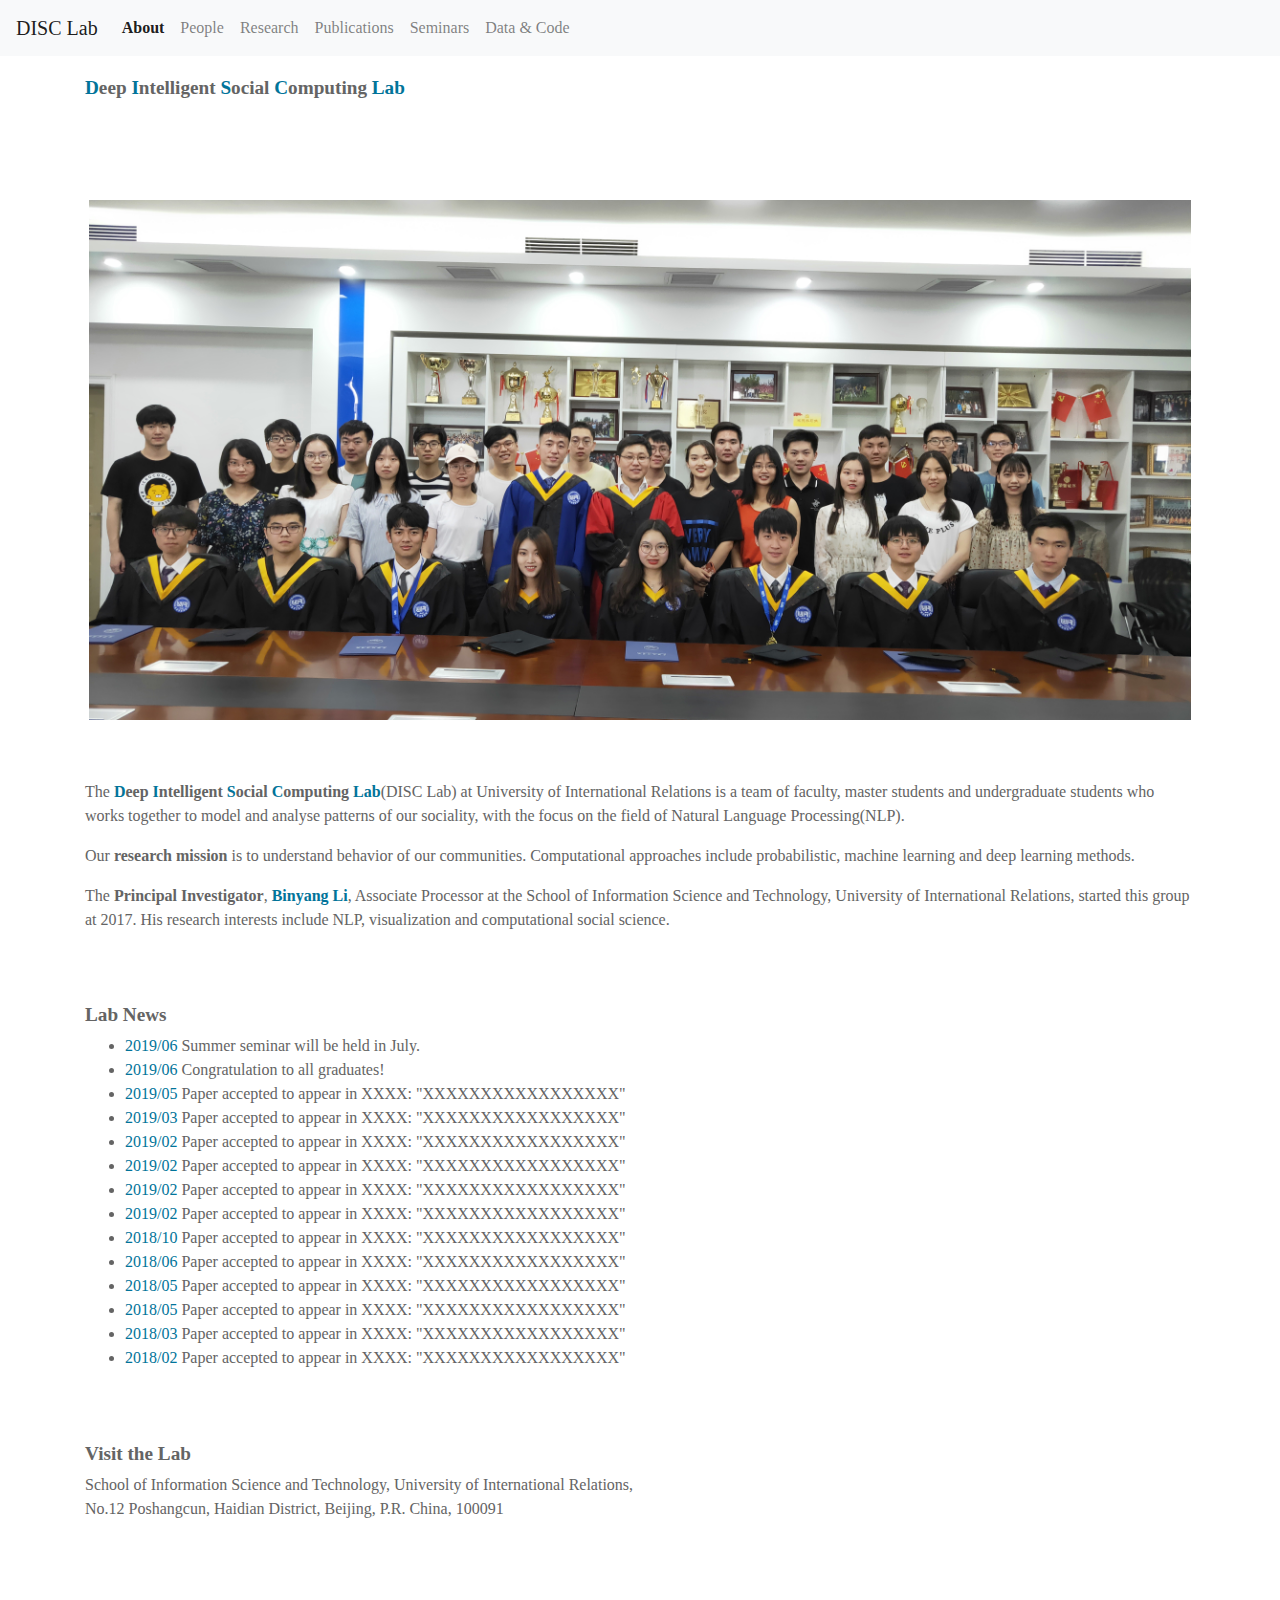
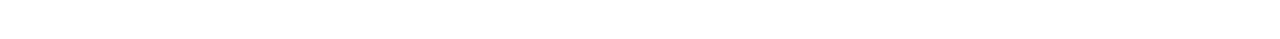
<file: index.html>
<!DOCTYPE html>
<html>
    <head>
        <meta charset="utf-8">
        <meta name="viewport" content="width=device-width, initial-scale=1.0">
        <meta http-equiv="X-UA-Compatible" content="IE=edge">
        <meta content="Binyang Li's lab" name="description">

        <title>DISCLab - About</title>
        
        <link rel="stylesheet" href="css/theme.css" />
        <link rel="stylesheet" href="https://maxcdn.bootstrapcdn.com/bootstrap/4.0.0/css/bootstrap.min.css" integrity="sha384-Gn5384xqQ1aoWXA+058RXPxPg6fy4IWvTNh0E263XmFcJlSAwiGgFAW/dAiS6JXm" crossorigin="anonymous">
    </head>

    <body>
        <nav class="navbar navbar-expand-lg navbar-light bg-light">
            <a class="navbar-brand" href="#">DISC Lab</a>
            <button class="navbar-toggler" type="button" data-toggle="collapse" data-target="#navbarTogglerDemo02" aria-controls="navbarTogglerDemo02" aria-expanded="false" aria-label="Toggle navigation">
                <span class="navbar-toggler-icon"></span>
            </button>
            
            <div class="collapse navbar-collapse" id="navbarTogglerDemo02">
                <ul class="navbar-nav mr-auto mt-2 mt-lg-0">
                    <li class="nav-item active">
                        <a class="nav-link" href="#"><b>About</b> <span class="sr-only">(current)</span></a>
                    </li>
                    <li class="nav-item">
                        <a class="nav-link" href="html/people.html">People</a>
                    </li>
                    <li class="nav-item">
                        <a class="nav-link" href="html/research.html">Research</a>
                    </li>
                    <li class="nav-item">
                        <a class="nav-link" href="html/publications.html">Publications</a>
                    </li>
                    <li class="nav-item">
                        <a class="nav-link" href="html/seminars.html">Seminars</a>
                    </li>
                    <li class="nav-item">
                        <a class="nav-link" href="html/dataAndCode.html">Data & Code</a>
                    </li>
                </ul>
            </div>
        </nav>
        <div class="container">
            <div class="row">
                <section class="col-sm-12 col-md-12 col-lg-12 col-xl-12">
                    <h2 style="font-size:120%;"><b><strong>D</strong>eep <strong>I</strong>ntelligent <strong>S</strong>ocial <strong>C</strong>omputing <strong>Lab</strong></b></h2>
                    <img src="img/lab-photo.jpg" class="img-responsive center-block img-thumbnail img-margin" alt="">
                    <p>The <b><strong>D</strong>eep <strong>I</strong>ntelligent <strong>S</strong>ocial <strong>C</strong>omputing <strong>Lab</strong></b>(DISC Lab) at University of International Relations is a team of faculty, master students and undergraduate students who works together to model and analyse patterns of our sociality, with the focus on the field of Natural Language Processing(NLP).</p>
                    <p>Our <b>research mission</b> is to understand behavior of our communities. Computational approaches include probabilistic, machine learning and deep learning methods.</p> 
                    <p>The <b>Principal Investigator</b>, <strong>Binyang Li</strong>, Associate Processor at the School of Information Science and Technology, University of International Relations, started this group at 2017. His research interests include NLP, visualization and computational social science.</p>
                </section>
                <section class="col-sm-12 col-md-12 col-lg-12 col-xl-12">
                        <h3 style="font-size:120%; margin-top: 5%;"><b>Lab News</b></h3>
                        <ul>
                            <li><news-time>2019/06</news-time> Summer seminar will be held in July. </li>
                            <li><news-time>2019/06</news-time> Congratulation to all graduates!</li>
                            <li><news-time>2019/05</news-time> Paper accepted to appear in XXXX: "XXXXXXXXXXXXXXXXX"</li>
                            <li><news-time>2019/03</news-time> Paper accepted to appear in XXXX: "XXXXXXXXXXXXXXXXX"</li>
                            <li><news-time>2019/02</news-time> Paper accepted to appear in XXXX: "XXXXXXXXXXXXXXXXX"</li>
                            <li><news-time>2019/02</news-time> Paper accepted to appear in XXXX: "XXXXXXXXXXXXXXXXX"</li>
                            <li><news-time>2019/02</news-time> Paper accepted to appear in XXXX: "XXXXXXXXXXXXXXXXX"</li>
                            <li><news-time>2019/02</news-time> Paper accepted to appear in XXXX: "XXXXXXXXXXXXXXXXX"</li>
                            <li><news-time>2018/10</news-time> Paper accepted to appear in XXXX: "XXXXXXXXXXXXXXXXX"</li>
                            <li><news-time>2018/06</news-time> Paper accepted to appear in XXXX: "XXXXXXXXXXXXXXXXX"</li>
                            <li><news-time>2018/05</news-time> Paper accepted to appear in XXXX: "XXXXXXXXXXXXXXXXX"</li>
                            <li><news-time>2018/05</news-time> Paper accepted to appear in XXXX: "XXXXXXXXXXXXXXXXX"</li>
                            <li><news-time>2018/03</news-time> Paper accepted to appear in XXXX: "XXXXXXXXXXXXXXXXX"</li>
                            <li><news-time>2018/02</news-time> Paper accepted to appear in XXXX: "XXXXXXXXXXXXXXXXX"</li>
                        </ul>
                </section>
                <section class="col-sm-12 col-md-12 col-lg-12 col-xl-12">
                        <h3 style="font-size:120%; margin-top: 5%;"><b>Visit the Lab</b></h3>
                        <P>School of Information Science and Technology, University of International Relations,<br>No.12 Poshangcun, Haidian District, Beijing, P.R. China, 100091</P>
                </section>
                
            </div>
            
        </div>
        
        <!-- <div class="footer-copyright text-right py-3">&copy; 2019 DISC Lab. All rights reserved.</div> -->
        <div class="foot"></div>


        <script src="https://code.jquery.com/jquery-3.2.1.slim.min.js" integrity="sha384-KJ3o2DKtIkvYIK3UENzmM7KCkRr/rE9/Qpg6aAZGJwFDMVNA/GpGFF93hXpG5KkN" crossorigin="anonymous"></script>
        <script src="https://cdnjs.cloudflare.com/ajax/libs/popper.js/1.12.9/umd/popper.min.js" integrity="sha384-ApNbgh9B+Y1QKtv3Rn7W3mgPxhU9K/ScQsAP7hUibX39j7fakFPskvXusvfa0b4Q" crossorigin="anonymous"></script>
        <script src="https://maxcdn.bootstrapcdn.com/bootstrap/4.0.0/js/bootstrap.min.js" integrity="sha384-JZR6Spejh4U02d8jOt6vLEHfe/JQGiRRSQQxSfFWpi1MquVdAyjUar5+76PVCmYl" crossorigin="anonymous"></script>
    </body>

</html>
</file>
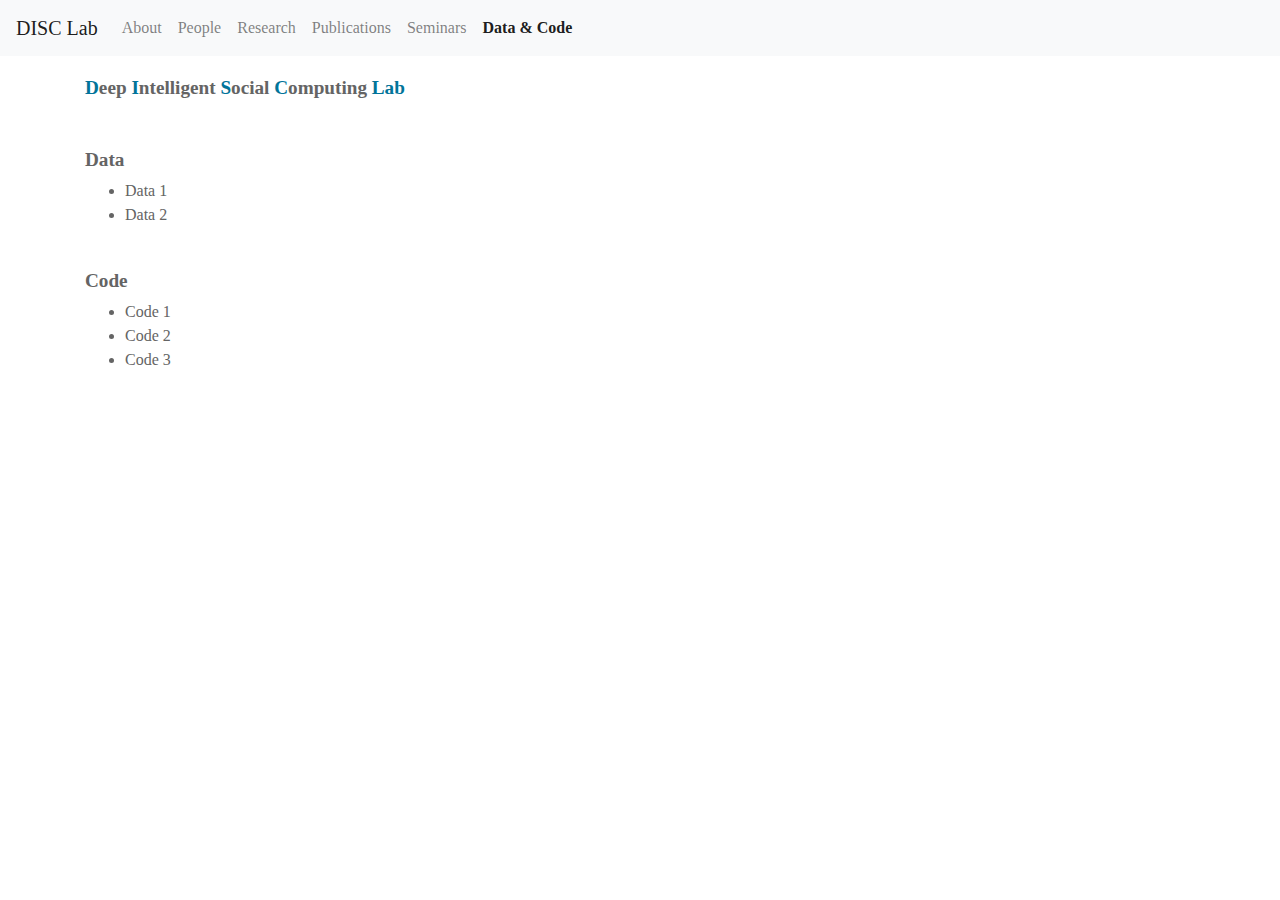
<file: html/dataAndCode.html>
<!DOCTYPE html>
<html>
    <head>
        <meta charset="utf-8">
        <meta name="viewport" content="width=device-width, initial-scale=1.0">
        <meta http-equiv="X-UA-Compatible" content="IE=edge">
        <meta content="Binyang Li's lab" name="description">

        <title>DISCLab - Data&Code</title>
        
        <link rel="stylesheet" href="../css/theme.css" />
        <link rel="stylesheet" href="https://maxcdn.bootstrapcdn.com/bootstrap/4.0.0/css/bootstrap.min.css" integrity="sha384-Gn5384xqQ1aoWXA+058RXPxPg6fy4IWvTNh0E263XmFcJlSAwiGgFAW/dAiS6JXm" crossorigin="anonymous">
    </head>

    <body>
        <nav class="navbar navbar-expand-lg navbar-light bg-light">
            <a class="navbar-brand" href="../index.html">DISC Lab</a>
            <button class="navbar-toggler" type="button" data-toggle="collapse" data-target="#navbarTogglerDemo02" aria-controls="navbarTogglerDemo02" aria-expanded="false" aria-label="Toggle navigation">
                <span class="navbar-toggler-icon"></span>
            </button>
            
            <div class="collapse navbar-collapse" id="navbarTogglerDemo02">
                <ul class="navbar-nav mr-auto mt-2 mt-lg-0">
                    <li class="nav-item">
                        <a class="nav-link" href="../index.html">About</a>
                    </li>
                    <li class="nav-item">
                        <a class="nav-link" href="people.html">People</a>
                    </li>
                    <li class="nav-item">
                        <a class="nav-link" href="research.html">Research</a>
                    </li>
                    <li class="nav-item">
                        <a class="nav-link" href="publications.html">Publications</a>
                    </li>
                    <li class="nav-item">
                        <a class="nav-link" href="seminars.html">Seminars</a>
                    </li>
                    <li class="nav-item active">
                        <a class="nav-link" href="#"><b>Data & Code</b> <span class="sr-only">(current)</span></a>
                    </li>
                </ul>
            </div>
        </nav>
        <div class="container">
            <div class="row">
                <section class="col-sm-12 col-md-12 col-lg-12 col-xl-12">
                    <h2 style="font-size:120%;"><b><strong>D</strong>eep <strong>I</strong>ntelligent <strong>S</strong>ocial <strong>C</strong>omputing <strong>Lab</strong></b></h2>
                </section>
                <section class="col-sm-12 col-md-10 col-lg-9 col-xl-9">
                        <h3 style="font-size:120%; margin-top: 5%;"><b>Data</b></h3>
                        <ul>
                                <li>Data 1</li>
                                <li>Data 2</li>
                        </ul>
                        <h3 style="font-size:120%; margin-top: 5%;"><b>Code</b></h3>
                        <ul>
                            <li>Code 1</li>
                            <li>Code 2</li>
                            <li>Code 3</li>
                        </ul>

                </section>
                
            </div>
            
        </div>
        

        <div class="foot"></div>

        <script src="https://code.jquery.com/jquery-3.2.1.slim.min.js" integrity="sha384-KJ3o2DKtIkvYIK3UENzmM7KCkRr/rE9/Qpg6aAZGJwFDMVNA/GpGFF93hXpG5KkN" crossorigin="anonymous"></script>
        <script src="https://cdnjs.cloudflare.com/ajax/libs/popper.js/1.12.9/umd/popper.min.js" integrity="sha384-ApNbgh9B+Y1QKtv3Rn7W3mgPxhU9K/ScQsAP7hUibX39j7fakFPskvXusvfa0b4Q" crossorigin="anonymous"></script>
        <script src="https://maxcdn.bootstrapcdn.com/bootstrap/4.0.0/js/bootstrap.min.js" integrity="sha384-JZR6Spejh4U02d8jOt6vLEHfe/JQGiRRSQQxSfFWpi1MquVdAyjUar5+76PVCmYl" crossorigin="anonymous"></script>
    </body>

</html>
</file>
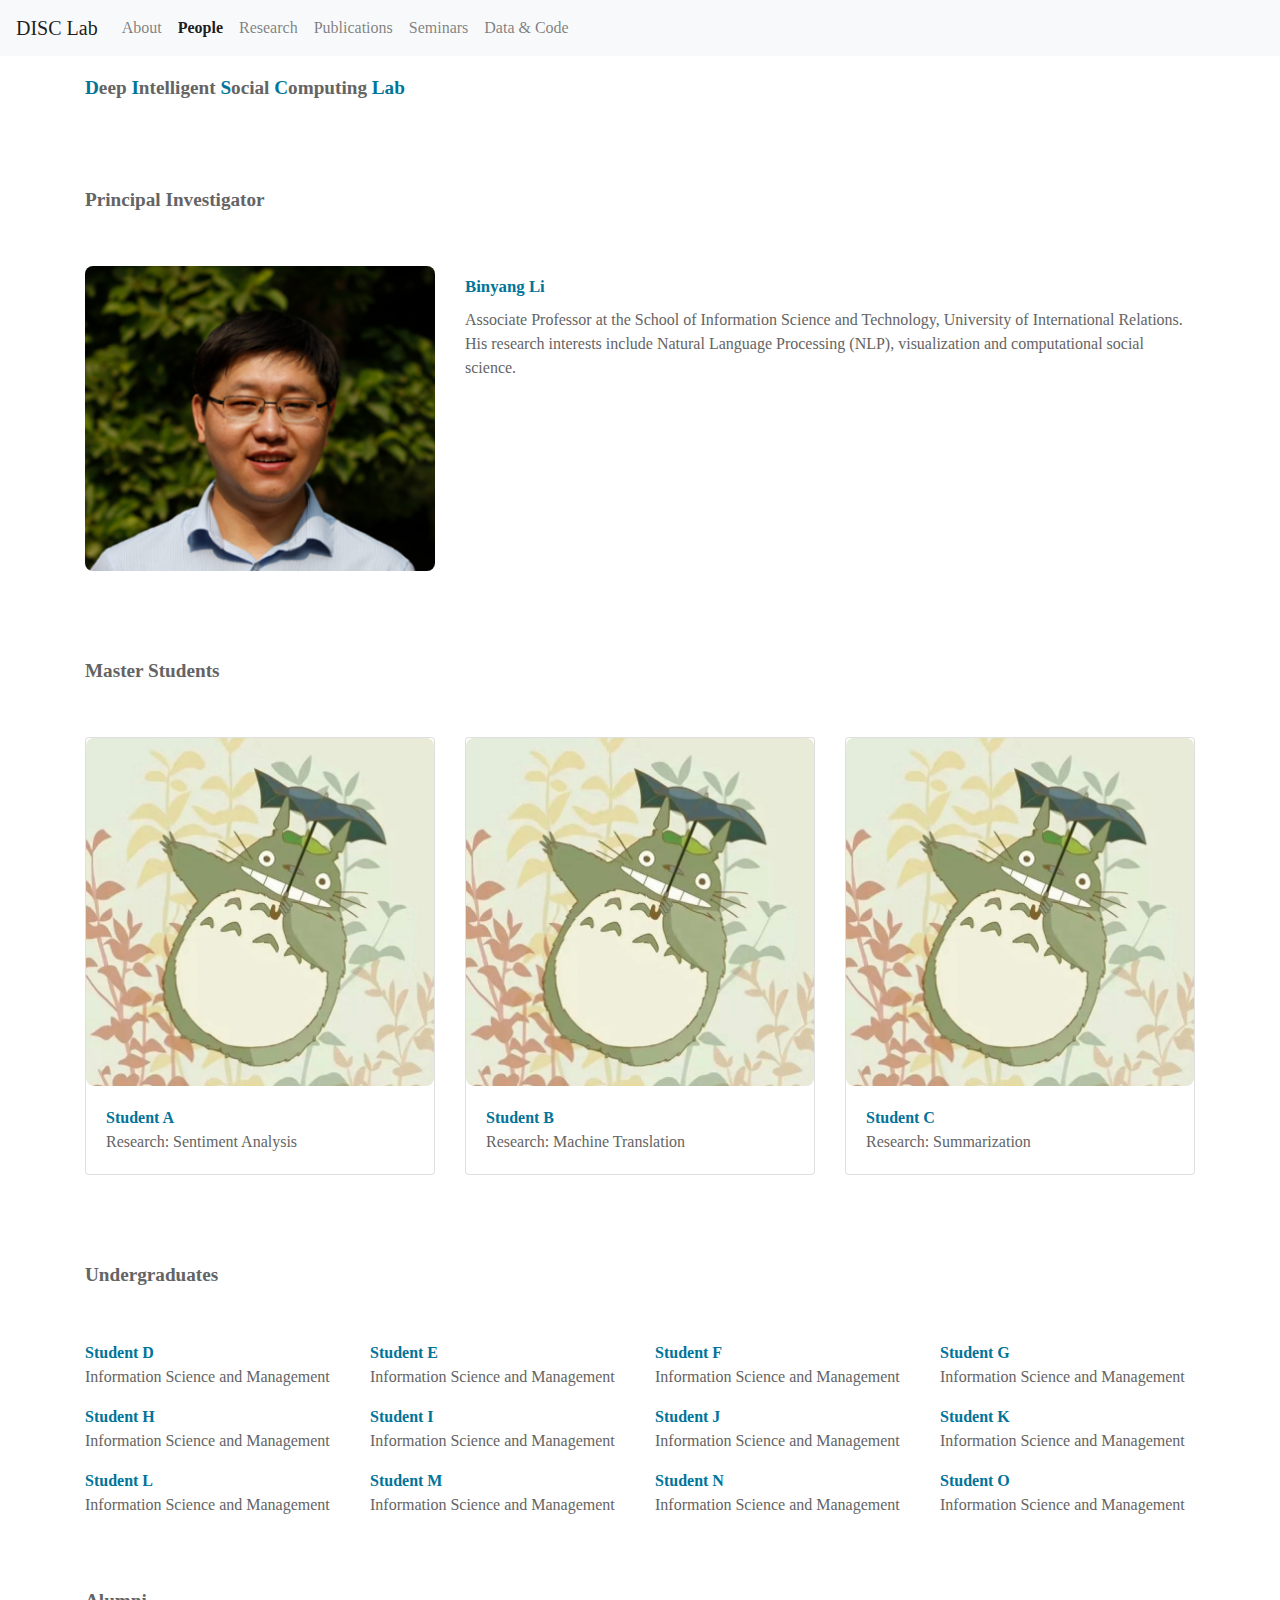
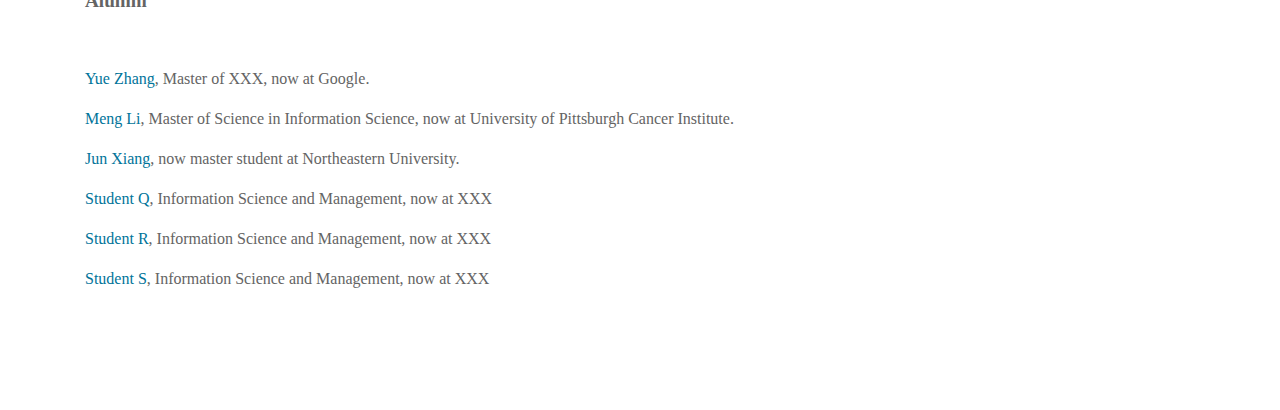
<file: html/people.html>
<!DOCTYPE html>
<html>
    <head>
        <meta charset="utf-8">
        <meta name="viewport" content="width=device-width, initial-scale=1.0">
        <meta http-equiv="X-UA-Compatible" content="IE=edge">
        <meta content="Binyang Li's lab" name="description">

        <title>DISCLab - People</title>
        
        <link rel="stylesheet" href="../css/theme.css" />
        <link rel="stylesheet" href="https://maxcdn.bootstrapcdn.com/bootstrap/4.0.0/css/bootstrap.min.css" integrity="sha384-Gn5384xqQ1aoWXA+058RXPxPg6fy4IWvTNh0E263XmFcJlSAwiGgFAW/dAiS6JXm" crossorigin="anonymous">
    </head>

    <body>
        <nav class="navbar navbar-expand-lg navbar-light bg-light">
            <a class="navbar-brand" href="../index.html">DISC Lab</a>
            <button class="navbar-toggler" type="button" data-toggle="collapse" data-target="#navbarTogglerDemo02" aria-controls="navbarTogglerDemo02" aria-expanded="false" aria-label="Toggle navigation">
                <span class="navbar-toggler-icon"></span>
            </button>
            
            <div class="collapse navbar-collapse" id="navbarTogglerDemo02">
                <ul class="navbar-nav mr-auto mt-2 mt-lg-0">
                    <li class="nav-item">
                        <a class="nav-link" href="../index.html">About</a>
                    </li>
                    <li class="nav-item active">
                        <a class="nav-link" href="#"><b>People</b> <span class="sr-only">(current)</span></a>
                    </li>
                    <li class="nav-item">
                        <a class="nav-link" href="research.html">Research</a>
                    </li>
                    <li class="nav-item">
                        <a class="nav-link" href="publications.html">Publications</a>
                    </li>
                    <li class="nav-item">
                        <a class="nav-link" href="seminars.html">Seminars</a>
                    </li>
                    <li class="nav-item">
                        <a class="nav-link" href="dataAndCode.html">Data & Code</a>
                    </li>
                </ul>
            </div>
        </nav>
        <div class="container">
            <div class="row">
                <section class="col-sm-12 col-md-12 col-lg-12 col-xl-12">
                    <h2 style="font-size:120%;"><b><strong>D</strong>eep <strong>I</strong>ntelligent <strong>S</strong>ocial <strong>C</strong>omputing <strong>Lab</strong></b></h2>
                    <h3 style="font-size:120%; margin-top: 8%; margin-bottom: 5%;"><b>Principal Investigator</b></h3>
                    <div class="row">
                        <div class="image featured col-sm-12 col-md-4 col-lg-4">
                                <img src="../img/people-pi.png" alt="">
                        </div>
                        <div class="col-sm-12 col-md-8 col-lg-8">
                                <h3><strong style="font-size:60%;">Binyang Li</strong></h3>
                                <p>
                                    Associate Professor at the School of Information Science and Technology, University of International Relations.
                                    His research interests include Natural Language Processing (NLP), visualization and computational social science.
                                </p> 
                        </div>
                    </div>
                    <h3 style="font-size:120%; margin-top: 5%; margin-bottom: 5%;"><b>Master Students</b></h3>
                    <div class="row">
                        <div class="col-sm-12 col-md-6 col-lg-4">
                            <div class="card image featured">
                                <img class="card-img-top" src="../img/people-master.jpg" alt="">
                                <div class="card-body">
                                    <p class="card-text"><strong>Student A</strong><br>Research: Sentiment Analysis</p>
                                </div>
                            </div>
                        </div>
                        <div class="col-sm-12 col-md-6 col-lg-4">
                            <div class="card image featured">
                                <img class="card-img-top" src="../img/people-master.jpg" alt="">
                                <div class="card-body">
                                    <p class="card-text"><strong>Student B</strong><br>Research: Machine Translation</p>
                                </div>
                            </div>
                        </div>
                        <div class="col-sm-12 col-md-6 col-lg-4">
                            <div class="card image featured">
                                <img class="card-img-top" src="../img/people-master.jpg" alt="">
                                <div class="card-body">
                                    <p class="card-text"><strong>Student C</strong><br>Research: Summarization</p>
                                </div>
                            </div>
                        </div>
                    </div>
                    <h3 style="font-size:120%; margin-top: 5%; margin-bottom: 5%;"><b>Undergraduates</b></h3>
                    <div class="row">
                        <div class="col-sm-12 col-md-6 col-lg-3">
                            <p><strong>Student D</strong><br>Information Science and Management</p>
                        </div>
                        <div class="col-sm-12 col-md-6 col-lg-3">
                            <p><strong>Student E</strong><br>Information Science and Management</p>
                        </div>
                        <div class="col-sm-12 col-md-6 col-lg-3">
                            <p><strong>Student F</strong><br>Information Science and Management</p>
                        </div>
                        <div class="col-sm-12 col-md-6 col-lg-3">
                            <p><strong>Student G</strong><br>Information Science and Management</p>
                        </div>
                    </div>
                    <div class="row">
                        <div class="col-sm-12 col-md-6 col-lg-3">
                            <p><strong>Student H</strong><br>Information Science and Management</p>
                        </div>
                        <div class="col-sm-12 col-md-6 col-lg-3">
                            <p><strong>Student I</strong><br>Information Science and Management</p>
                        </div>
                        <div class="col-sm-12 col-md-6 col-lg-3">
                            <p><strong>Student J</strong><br>Information Science and Management</p>
                        </div>
                        <div class="col-sm-12 col-md-6 col-lg-3">
                            <p><strong>Student K</strong><br>Information Science and Management</p>
                        </div>
                    </div>
                    <div class="row">
                        <div class="col-sm-12 col-md-6 col-lg-3">
                            <p><strong>Student L</strong><br>Information Science and Management</p>
                        </div>
                        <div class="col-sm-12 col-md-6 col-lg-3">
                            <p><strong>Student M</strong><br>Information Science and Management</p>
                        </div>
                        <div class="col-sm-12 col-md-6 col-lg-3">
                            <p><strong>Student N</strong><br>Information Science and Management</p>
                        </div>
                        <div class="col-sm-12 col-md-6 col-lg-3">
                            <p><strong>Student O</strong><br>Information Science and Management</p>
                        </div>
                    </div>

                    <h3 style="font-size:120%; margin-top: 5%; margin-bottom: 5%;"><b>Alumni</b></h3>
                    <div class="row">
                        <div class="col-sm-12 col-md-12 col-lg-12">
                            <p><news-time>Yue Zhang</news-time>, Master of XXX, now at Google.</p>
                        </div>
                        <div class="col-sm-12 col-md-12 col-lg-12">
                            <p><news-time>Meng Li</news-time>, Master of Science in Information Science, now at University of Pittsburgh Cancer Institute.</p>
                        </div>
                        <div class="col-sm-12 col-md-12 col-lg-12">
                            <p><news-time>Jun Xiang</news-time>, now master student at Northeastern University.</p>
                        </div>
                        <div class="col-sm-12 col-md-12 col-lg-12">
                            <p><news-time>Student Q</news-time>, Information Science and Management, now at XXX</p>
                        </div>
                        <div class="col-sm-12 col-md-12 col-lg-12">
                            <p><news-time>Student R</news-time>, Information Science and Management, now at XXX</p>
                        </div>
                        <div class="col-sm-12 col-md-12 col-lg-12">
                            <p><news-time>Student S</news-time>, Information Science and Management, now at XXX</p>
                        </div>
                    </div>

                </section>
                
            </div>
            
        </div>
        
        <div class="foot"></div>

        <script src="https://code.jquery.com/jquery-3.2.1.slim.min.js" integrity="sha384-KJ3o2DKtIkvYIK3UENzmM7KCkRr/rE9/Qpg6aAZGJwFDMVNA/GpGFF93hXpG5KkN" crossorigin="anonymous"></script>
        <script src="https://cdnjs.cloudflare.com/ajax/libs/popper.js/1.12.9/umd/popper.min.js" integrity="sha384-ApNbgh9B+Y1QKtv3Rn7W3mgPxhU9K/ScQsAP7hUibX39j7fakFPskvXusvfa0b4Q" crossorigin="anonymous"></script>
        <script src="https://maxcdn.bootstrapcdn.com/bootstrap/4.0.0/js/bootstrap.min.js" integrity="sha384-JZR6Spejh4U02d8jOt6vLEHfe/JQGiRRSQQxSfFWpi1MquVdAyjUar5+76PVCmYl" crossorigin="anonymous"></script>
    </body>

</html>
</file>
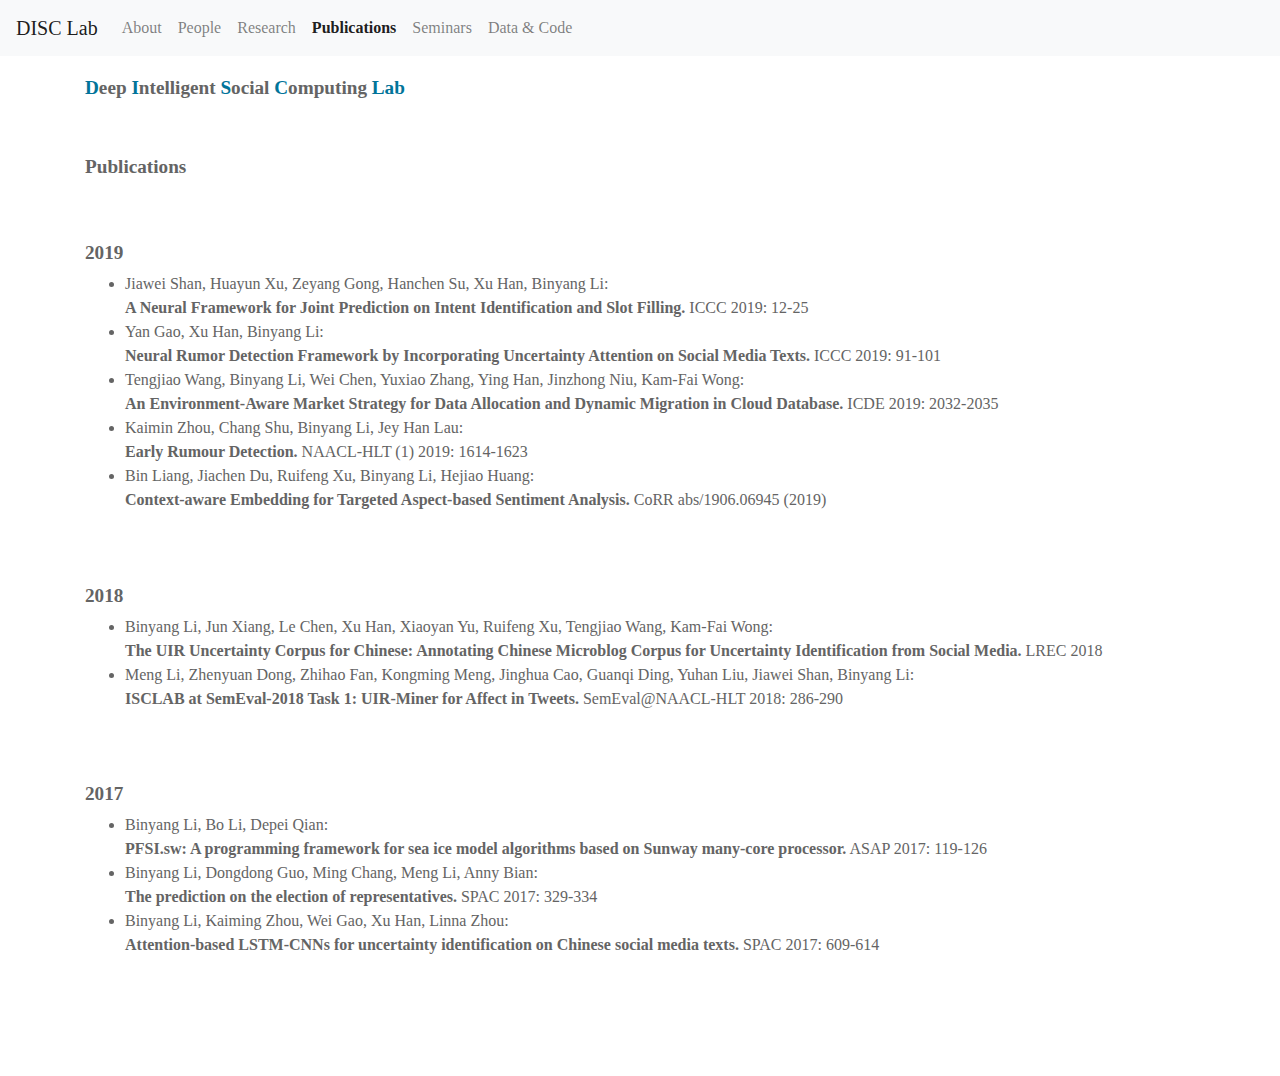
<file: html/publications.html>
<!DOCTYPE html>
<html>
    <head>
        <meta charset="utf-8">
        <meta name="viewport" content="width=device-width, initial-scale=1.0">
        <meta http-equiv="X-UA-Compatible" content="IE=edge">
        <meta content="Binyang Li's lab" name="description">

        <title>DISCLab - Publications</title>
        
        <link rel="stylesheet" href="../css/theme.css" />
        <link rel="stylesheet" href="https://maxcdn.bootstrapcdn.com/bootstrap/4.0.0/css/bootstrap.min.css" integrity="sha384-Gn5384xqQ1aoWXA+058RXPxPg6fy4IWvTNh0E263XmFcJlSAwiGgFAW/dAiS6JXm" crossorigin="anonymous">
    </head>

    <body>
        <nav class="navbar navbar-expand-lg navbar-light bg-light">
            <a class="navbar-brand" href="../index.html">DISC Lab</a>
            <button class="navbar-toggler" type="button" data-toggle="collapse" data-target="#navbarTogglerDemo02" aria-controls="navbarTogglerDemo02" aria-expanded="false" aria-label="Toggle navigation">
                <span class="navbar-toggler-icon"></span>
            </button>
            
            <div class="collapse navbar-collapse" id="navbarTogglerDemo02">
                <ul class="navbar-nav mr-auto mt-2 mt-lg-0">
                    <li class="nav-item">
                        <a class="nav-link" href="../index.html">About</a>
                    </li>
                    <li class="nav-item">
                        <a class="nav-link" href="people.html">People</a>
                    </li>
                    <li class="nav-item">
                        <a class="nav-link" href="research.html">Research</a>
                    </li>
                    <li class="nav-item">
                        <a class="nav-link active" href="#"><b>Publications</b> <span class="sr-only">(current)</span></a>
                    </li>
                    <li class="nav-item">
                        <a class="nav-link" href="seminars.html">Seminars</a>
                    </li>
                    <li class="nav-item">
                        <a class="nav-link" href="dataAndCode.html">Data & Code</a>
                    </li>
                </ul>
            </div>
        </nav>
        <div class="container">
            <div class="row">
                <section class="col-sm-12 col-md-12 col-lg-12 col-xl-12">
                    <h2 style="font-size:120%;"><b><strong>D</strong>eep <strong>I</strong>ntelligent <strong>S</strong>ocial <strong>C</strong>omputing <strong>Lab</strong></b></h2>
                    <h3 style="font-size:120%; margin-top: 5%;"><b>Publications</b></h3>
                </section>
                <section class="col-sm-12 col-md-12 col-lg-12 col-xl-12">
                    <h3 style="font-size:120%; margin-top: 5%;"><b>2019</b></h3>
                    <ul>
                        <li>Jiawei Shan, Huayun Xu, Zeyang Gong, Hanchen Su, Xu Han, Binyang Li:<br>
                            <b>A Neural Framework for Joint Prediction on Intent Identification and Slot Filling.</b> ICCC 2019: 12-25</li>
                        <li>Yan Gao, Xu Han, Binyang Li:<br>
                            <b>Neural Rumor Detection Framework by Incorporating Uncertainty Attention on Social Media Texts.</b> ICCC 2019: 91-101</li>
                        <li>Tengjiao Wang, Binyang Li, Wei Chen, Yuxiao Zhang, Ying Han, Jinzhong Niu, Kam-Fai Wong:<br>
                            <b>An Environment-Aware Market Strategy for Data Allocation and Dynamic Migration in Cloud Database.</b> ICDE 2019: 2032-2035</li>
                        <li>Kaimin Zhou, Chang Shu, Binyang Li, Jey Han Lau:<br>
                            <b>Early Rumour Detection.</b> NAACL-HLT (1) 2019: 1614-1623</li>
                        <li>Bin Liang, Jiachen Du, Ruifeng Xu, Binyang Li, Hejiao Huang:<br>
                            <b>Context-aware Embedding for Targeted Aspect-based Sentiment Analysis.</b> CoRR abs/1906.06945 (2019)</li>
                    </ul>
                </section>
                <section class="col-sm-12 col-md-12 col-lg-12 col-xl-12">
                    <h3 style="font-size:120%; margin-top: 5%;"><b>2018</b></h3>
                    <ul>
                        <li>Binyang Li, Jun Xiang, Le Chen, Xu Han, Xiaoyan Yu, Ruifeng Xu, Tengjiao Wang, Kam-Fai Wong:<br>
                            <b>The UIR Uncertainty Corpus for Chinese: Annotating Chinese Microblog Corpus for Uncertainty Identification from Social Media.</b> LREC 2018</li>
                        <li>Meng Li, Zhenyuan Dong, Zhihao Fan, Kongming Meng, Jinghua Cao, Guanqi Ding, Yuhan Liu, Jiawei Shan, Binyang Li:<br>
                            <b>ISCLAB at SemEval-2018 Task 1: UIR-Miner for Affect in Tweets.</b> SemEval@NAACL-HLT 2018: 286-290</li>
                    </ul>
                </section>
                <section class="col-sm-12 col-md-12 col-lg-12 col-xl-12">
                    <h3 style="font-size:120%; margin-top: 5%;"><b>2017</b></h3>
                    <ul>
                        <li>Binyang Li, Bo Li, Depei Qian:<br>
                            <b>PFSI.sw: A programming framework for sea ice model algorithms based on Sunway many-core processor.</b> ASAP 2017: 119-126</li>
                        <li>Binyang Li, Dongdong Guo, Ming Chang, Meng Li, Anny Bian:<br>
                            <b>The prediction on the election of representatives.</b> SPAC 2017: 329-334</li>
                        <li>Binyang Li, Kaiming Zhou, Wei Gao, Xu Han, Linna Zhou:<br>
                            <b>Attention-based LSTM-CNNs for uncertainty identification on Chinese social media texts.</b> SPAC 2017: 609-614</li>
                    </ul>
                </section>
                
            </div>
            
        </div>
	
        <div class="foot"></div>


        <script src="https://code.jquery.com/jquery-3.2.1.slim.min.js" integrity="sha384-KJ3o2DKtIkvYIK3UENzmM7KCkRr/rE9/Qpg6aAZGJwFDMVNA/GpGFF93hXpG5KkN" crossorigin="anonymous"></script>
        <script src="https://cdnjs.cloudflare.com/ajax/libs/popper.js/1.12.9/umd/popper.min.js" integrity="sha384-ApNbgh9B+Y1QKtv3Rn7W3mgPxhU9K/ScQsAP7hUibX39j7fakFPskvXusvfa0b4Q" crossorigin="anonymous"></script>
        <script src="https://maxcdn.bootstrapcdn.com/bootstrap/4.0.0/js/bootstrap.min.js" integrity="sha384-JZR6Spejh4U02d8jOt6vLEHfe/JQGiRRSQQxSfFWpi1MquVdAyjUar5+76PVCmYl" crossorigin="anonymous"></script>
    </body>

</html>
</file>
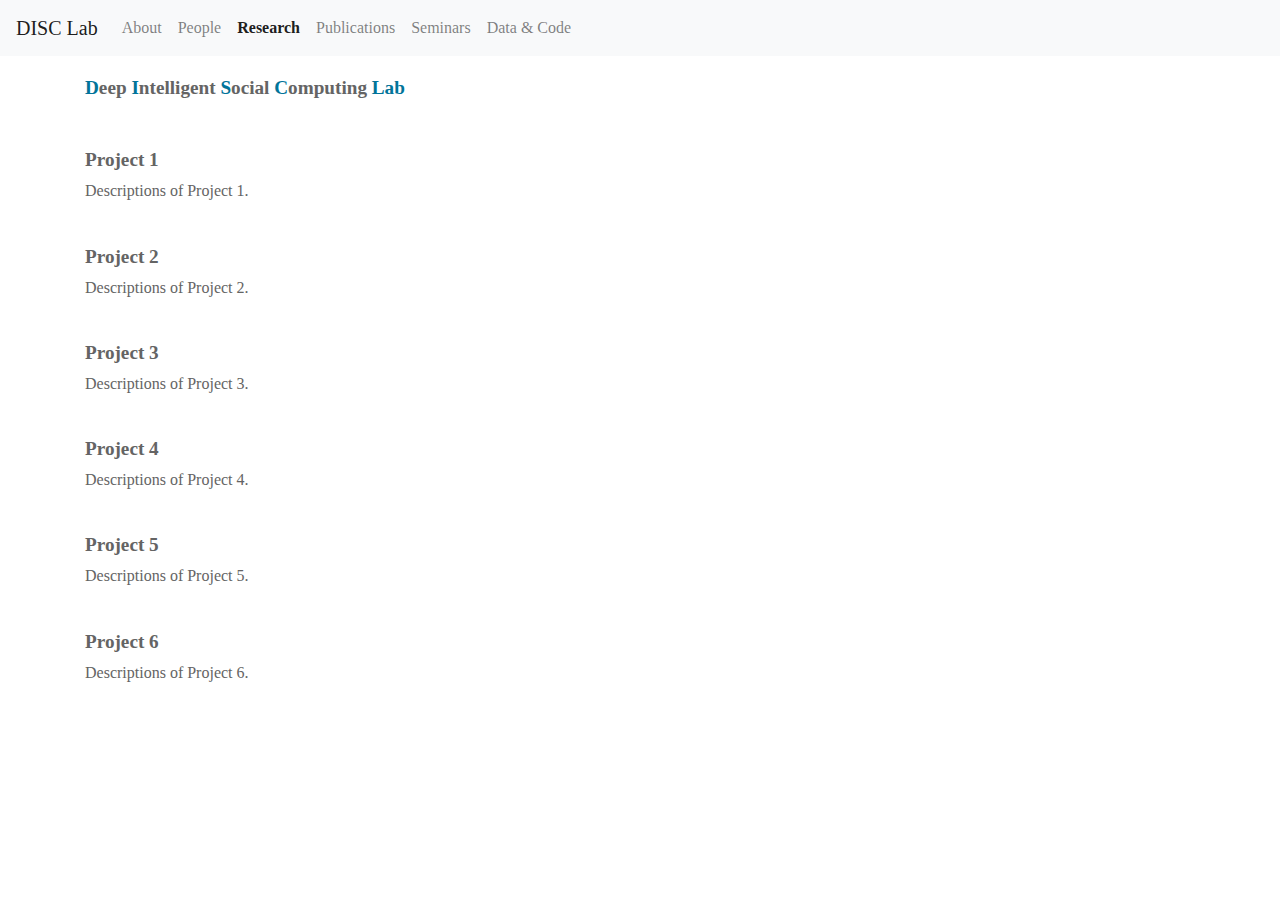
<file: html/research.html>
<!DOCTYPE html>
<html>
    <head>
        <meta charset="utf-8">
        <meta name="viewport" content="width=device-width, initial-scale=1.0">
        <meta http-equiv="X-UA-Compatible" content="IE=edge">
        <meta content="Binyang Li's lab" name="description">

        <title>DISCLab - Research</title>
        
        <link rel="stylesheet" href="../css/theme.css" />
        <link rel="stylesheet" href="https://maxcdn.bootstrapcdn.com/bootstrap/4.0.0/css/bootstrap.min.css" integrity="sha384-Gn5384xqQ1aoWXA+058RXPxPg6fy4IWvTNh0E263XmFcJlSAwiGgFAW/dAiS6JXm" crossorigin="anonymous">
    </head>

    <body>
        <nav class="navbar navbar-expand-lg navbar-light bg-light">
            <a class="navbar-brand" href="../index.html">DISC Lab</a>
            <button class="navbar-toggler" type="button" data-toggle="collapse" data-target="#navbarTogglerDemo02" aria-controls="navbarTogglerDemo02" aria-expanded="false" aria-label="Toggle navigation">
                <span class="navbar-toggler-icon"></span>
            </button>
            
            <div class="collapse navbar-collapse" id="navbarTogglerDemo02">
                <ul class="navbar-nav mr-auto mt-2 mt-lg-0">
                    <li class="nav-item">
                        <a class="nav-link" href="../index.html">About</a>
                    </li>
                    <li class="nav-item">
                        <a class="nav-link" href="people.html">People</a>
                    </li>
                    <li class="nav-item active">
                        <a class="nav-link" href="#"><b>Research</b> <span class="sr-only">(current)</span></a>
                    </li>
                    <li class="nav-item">
                        <a class="nav-link" href="publications.html">Publications</a>
                    </li>
                    <li class="nav-item">
                        <a class="nav-link" href="seminars.html">Seminars</a>
                    </li>
                    <li class="nav-item">
                        <a class="nav-link" href="dataAndCode.html">Data & Code</a>
                    </li>
                </ul>
            </div>
        </nav>
        <div class="container">
            <div class="row">
                <section class="col-sm-12 col-md-12 col-lg-12 col-xl-12">
                    <h2 style="font-size:120%;"><b><strong>D</strong>eep <strong>I</strong>ntelligent <strong>S</strong>ocial <strong>C</strong>omputing <strong>Lab</strong></b></h2>
                </section>
                <section class="col-sm-12 col-md-10 col-lg-9 col-xl-9">
                        <h3 style="font-size:120%; margin-top: 5%;"><b>Project 1</b></h3>
                        <p>Descriptions of Project 1.</p>
                        <h3 style="font-size:120%; margin-top: 5%;"><b>Project 2</b></h3>
                        <p>Descriptions of Project 2.</p>
                        <h3 style="font-size:120%; margin-top: 5%;"><b>Project 3</b></h3>
                        <p>Descriptions of Project 3.</p>
                        <h3 style="font-size:120%; margin-top: 5%;"><b>Project 4</b></h3>
                        <p>Descriptions of Project 4.</p>
                        <h3 style="font-size:120%; margin-top: 5%;"><b>Project 5</b></h3>
                        <p>Descriptions of Project 5.</p>
                        <h3 style="font-size:120%; margin-top: 5%;"><b>Project 6</b></h3>
                        <p>Descriptions of Project 6.</p>
                </section>
                
            </div>
            
        </div>

        <div class="foot"></div>

        <script src="https://code.jquery.com/jquery-3.2.1.slim.min.js" integrity="sha384-KJ3o2DKtIkvYIK3UENzmM7KCkRr/rE9/Qpg6aAZGJwFDMVNA/GpGFF93hXpG5KkN" crossorigin="anonymous"></script>
        <script src="https://cdnjs.cloudflare.com/ajax/libs/popper.js/1.12.9/umd/popper.min.js" integrity="sha384-ApNbgh9B+Y1QKtv3Rn7W3mgPxhU9K/ScQsAP7hUibX39j7fakFPskvXusvfa0b4Q" crossorigin="anonymous"></script>
        <script src="https://maxcdn.bootstrapcdn.com/bootstrap/4.0.0/js/bootstrap.min.js" integrity="sha384-JZR6Spejh4U02d8jOt6vLEHfe/JQGiRRSQQxSfFWpi1MquVdAyjUar5+76PVCmYl" crossorigin="anonymous"></script>
    </body>

</html>
</file>
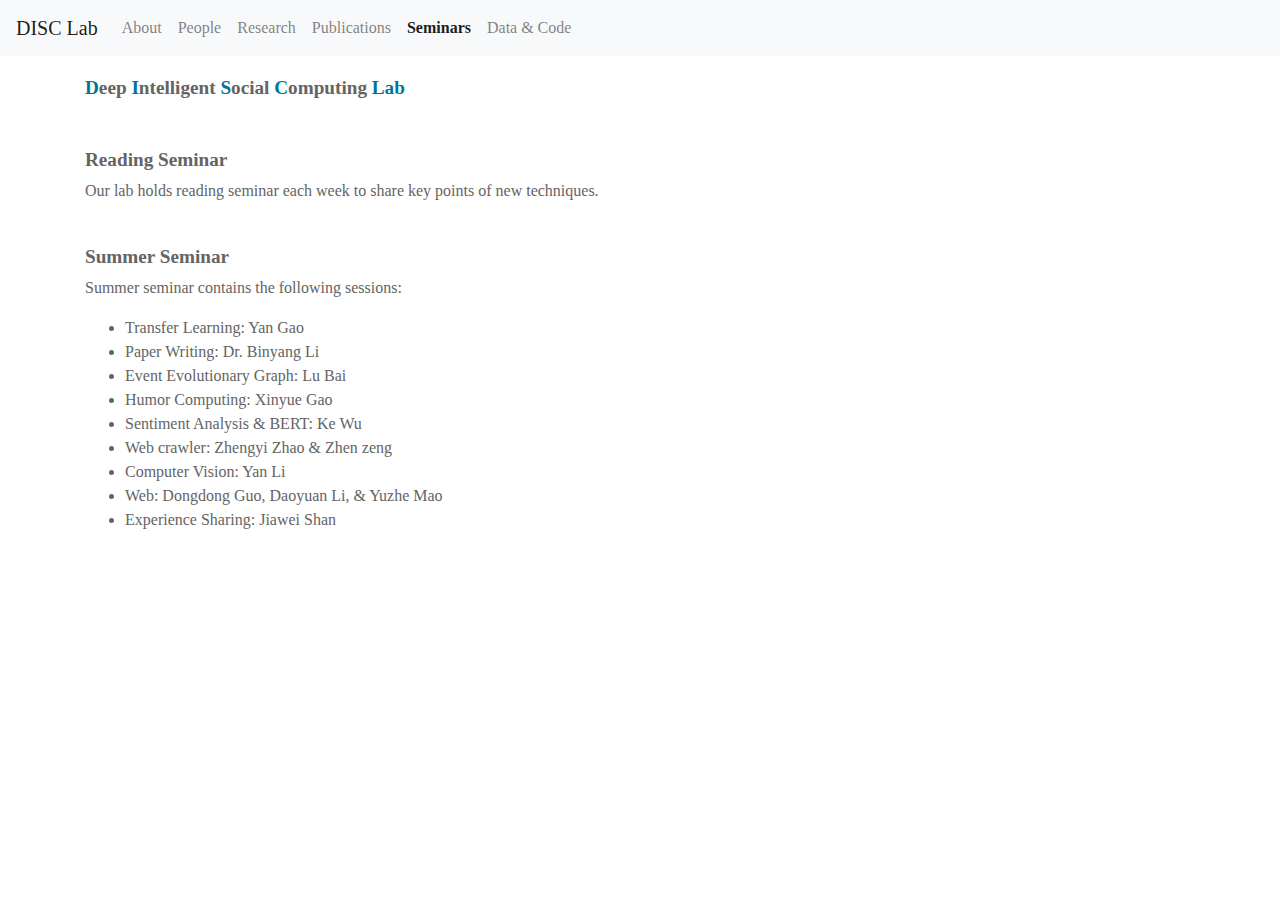
<file: html/seminars.html>
<!DOCTYPE html>
<html>
    <head>
        <meta charset="utf-8">
        <meta name="viewport" content="width=device-width, initial-scale=1.0">
        <meta http-equiv="X-UA-Compatible" content="IE=edge">
        <meta content="Binyang Li's lab" name="description">

        <title>DISCLab - Seminars</title>
        
        <link rel="stylesheet" href="../css/theme.css" />
        <link rel="stylesheet" href="https://maxcdn.bootstrapcdn.com/bootstrap/4.0.0/css/bootstrap.min.css" integrity="sha384-Gn5384xqQ1aoWXA+058RXPxPg6fy4IWvTNh0E263XmFcJlSAwiGgFAW/dAiS6JXm" crossorigin="anonymous">
    </head>

    <body>
        <nav class="navbar navbar-expand-lg navbar-light bg-light">
            <a class="navbar-brand" href="../index.html">DISC Lab</a>
            <button class="navbar-toggler" type="button" data-toggle="collapse" data-target="#navbarTogglerDemo02" aria-controls="navbarTogglerDemo02" aria-expanded="false" aria-label="Toggle navigation">
                <span class="navbar-toggler-icon"></span>
            </button>
            
            <div class="collapse navbar-collapse" id="navbarTogglerDemo02">
                <ul class="navbar-nav mr-auto mt-2 mt-lg-0">
                    <li class="nav-item">
                        <a class="nav-link" href="../index.html">About</a>
                    </li>
                    <li class="nav-item">
                        <a class="nav-link" href="people.html">People</a>
                    </li>
                    <li class="nav-item">
                        <a class="nav-link" href="research.html">Research</a>
                    </li>
                    <li class="nav-item">
                        <a class="nav-link" href="publications.html">Publications</a>
                    </li>
                    <li class="nav-item active">
                        <a class="nav-link" href="#"><b>Seminars</b> <span class="sr-only">(current)</span></a>
                    </li>
                    <li class="nav-item">
                        <a class="nav-link" href="dataAndCode.html">Data & Code</a>
                    </li>
                </ul>
            </div>
        </nav>
        <div class="container">
            <div class="row">
                <section class="col-sm-12 col-md-12 col-lg-12 col-xl-12">
                    <h2 style="font-size:120%;"><b><strong>D</strong>eep <strong>I</strong>ntelligent <strong>S</strong>ocial <strong>C</strong>omputing <strong>Lab</strong></b></h2>
                </section>
                <section class="col-sm-12 col-md-10 col-lg-9 col-xl-9">
                        <h3 style="font-size:120%; margin-top: 5%;"><b>Reading Seminar</b></h3>
                        <p>Our lab holds reading seminar each week to share key points of new techniques.</p>
                        <h3 style="font-size:120%; margin-top: 5%;"><b>Summer Seminar</b></h3>
                        <p>Summer seminar contains the following sessions:<br>
                        <ul>
                            <li>Transfer Learning: Yan Gao</li>
                            <li>Paper Writing: Dr. Binyang Li</li>
                            <li>Event Evolutionary Graph: Lu Bai</li>
                            <li>Humor Computing: Xinyue Gao</li>
                            <li>Sentiment Analysis & BERT: Ke Wu</li>
                            <li>Web crawler: Zhengyi Zhao & Zhen zeng</li>
                            <li>Computer Vision: Yan Li</li>
                            <li>Web: Dongdong Guo, Daoyuan Li, & Yuzhe Mao</li>
                            <li>Experience Sharing: Jiawei Shan</li>
                        </ul>
                        </p>

                </section>
                
            </div>
            
        </div>
        
        <div class="foot"></div>


        <script src="https://code.jquery.com/jquery-3.2.1.slim.min.js" integrity="sha384-KJ3o2DKtIkvYIK3UENzmM7KCkRr/rE9/Qpg6aAZGJwFDMVNA/GpGFF93hXpG5KkN" crossorigin="anonymous"></script>
        <script src="https://cdnjs.cloudflare.com/ajax/libs/popper.js/1.12.9/umd/popper.min.js" integrity="sha384-ApNbgh9B+Y1QKtv3Rn7W3mgPxhU9K/ScQsAP7hUibX39j7fakFPskvXusvfa0b4Q" crossorigin="anonymous"></script>
        <script src="https://maxcdn.bootstrapcdn.com/bootstrap/4.0.0/js/bootstrap.min.js" integrity="sha384-JZR6Spejh4U02d8jOt6vLEHfe/JQGiRRSQQxSfFWpi1MquVdAyjUar5+76PVCmYl" crossorigin="anonymous"></script>
    </body>

</html>
</file>
<file: css/theme.css>
body{
    font-family: TimesNewRoman !important;
}


strong{
    /* color: #0C9ED0; */
    color: #01749A;

}

news-time{
    color: #01749A;
    /* color: #0C9ED0; */
    /* color: #017B76; */
    /* color:#FF9300; */
}

.foot{
    /* color:  #ffffff;
    background-color: #0C9ED0; */
    margin-top: 8%;
    /* font-size: 80%;
    text-align: right; */
}

.container{
    color: #646464;
    margin-top: 20px;
}

.img-margin{
    margin-top: 8%;
    margin-bottom: 5%;
}

.img-thumbnail {
    border: 0 none !important;
}


/* Image */

.image {
    position: relative;
    display: inline-block;
    border-radius: 8px;
}

.image img {
    display: block;
    width: 100%;
    border-radius: 8px;
}

.image:before {
    content: '';
    position: absolute;
    left: 0;
    top: 0;
    width: 100%;
    height: 100%;
    border-radius: 8px;
}

.image.fit {
    display: block;
    width: 100%;
}

.image.featured {
    display: block;
    width: 100%;
    margin: 0 0 2em 0;
}
.image.small {
    display: block;
    width: 50%;
    margin: 0 0 2em 0;
}

.image.left {
    float: left;
    margin: 0 2em 2em 0;
}

.image.centered {
    display: block;
    margin: 0 0 2em 0;
}

.image.centered img {
    margin: 0 auto;
    width: auto;
}
</file>
